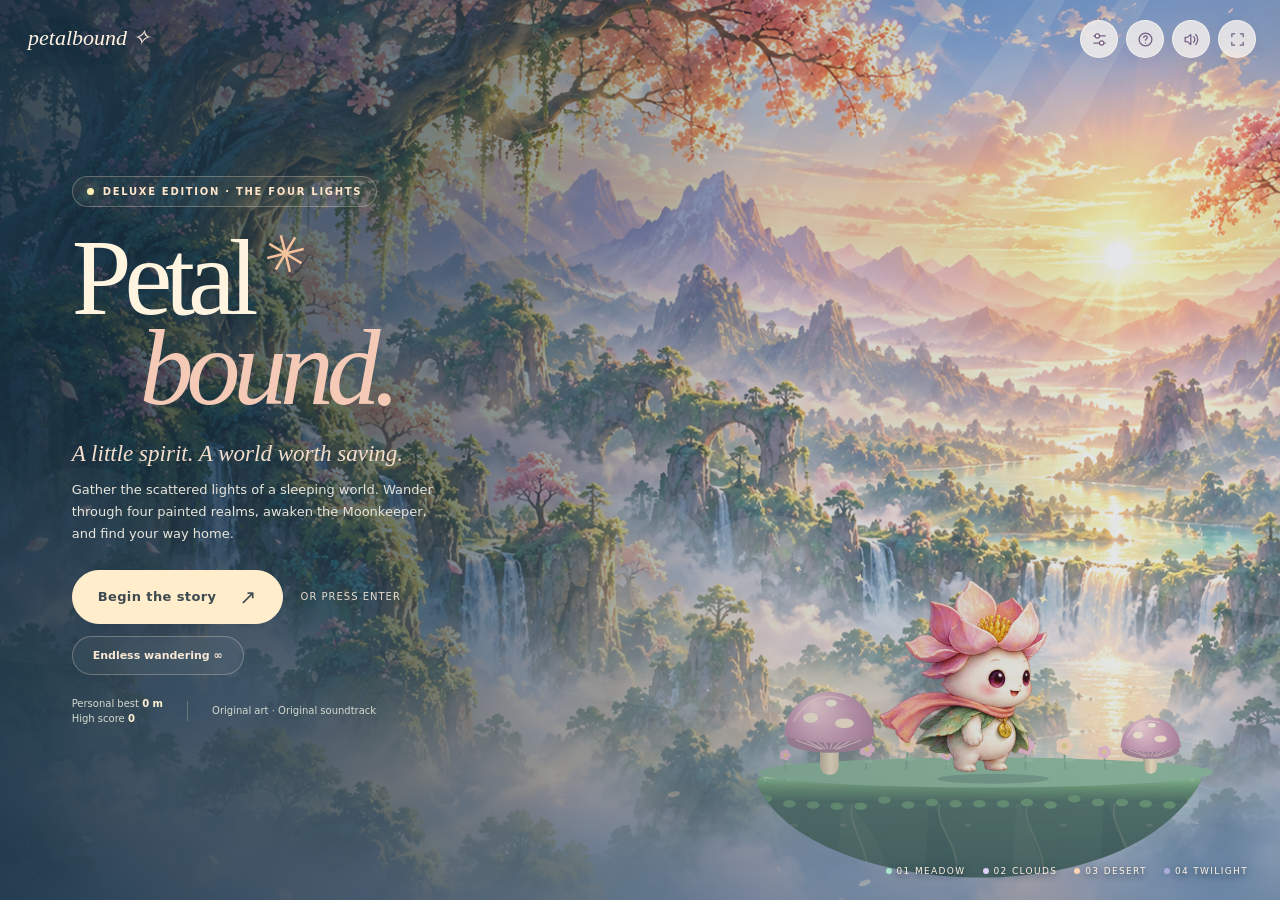
<file: index.html>
<!DOCTYPE html>

<html lang="en">
<head>
<meta charset="utf-8">
<meta name="viewport" content="width=device-width,initial-scale=1,viewport-fit=cover,user-scalable=no">
<meta name="theme-color" content="#eee7fa">
<meta name="description" content="Petalbound — an endless, entirely procedural pastel platforming adventure. No downloads, accounts, or external assets.">
<title>Petalbound Deluxe · The Four Lights</title>
<link rel="stylesheet" href="styles.css?v=roomier-controls-1">
</head>
<body>
<div id="stage"><main id="frame" aria-label="Petalbound platform game">
<canvas id="game" aria-label="Side-scrolling platformer. Move with A and D or arrow keys, jump with Space, sprint with Shift." tabindex="0"></canvas><div id="vignette"></div>
<div id="logo" class="logo-small">petalbound ✧</div>
<div class="top-actions"><button id="settingsButton" class="icon-btn" aria-label="Settings" title="Settings"><svg viewBox="0 0 24 24"><path d="M4 7h16M4 17h16"/><circle cx="9" cy="7" r="3" fill="#fffaf3"/><circle cx="15" cy="17" r="3" fill="#fffaf3"/></svg></button>
<button id="helpButton" class="icon-btn" aria-label="How to play" title="How to play"><svg viewBox="0 0 24 24"><circle cx="12" cy="12" r="9"/><path d="M9.5 9a2.5 2.5 0 0 1 5 .5c0 1.5-2.5 1.5-2.5 3.5M12 17h.01"/></svg></button>
<button id="soundButton" class="icon-btn" aria-label="Mute audio" title="Mute / unmute (M)"><svg id="soundIcon" viewBox="0 0 24 24"></svg></button>
<button id="pauseButton" class="icon-btn" aria-label="Pause game" title="Pause (P / Escape)" hidden><svg viewBox="0 0 24 24"><path d="M9 5v14M15 5v14"/></svg></button>
<button id="fullscreenButton" class="icon-btn fullscreen" aria-label="Toggle fullscreen" title="Fullscreen (F)"><svg viewBox="0 0 24 24"><path d="M8 4H4v4M16 4h4v4M4 16v4h4M20 16v4h-4"/></svg></button>
</div>
<div id="hud" class="hud" hidden>
<div class="stat score-stat"><label>Score</label><strong id="score">00000</strong></div><div class="stat-line"></div>
<div class="stat"><label>Distance</label><strong id="distance">0 m</strong></div><div class="stat"><label>Stardust</label><strong><span class="coin-icon">✧</span> <span id="coins">0</span></strong></div><div class="stat"><label>Lives</label><strong id="lives">♡ ♡ ♡</strong></div>
</div>
<div id="biomeHud" class="biome-hud" hidden><div class="biome-name" id="biomeName">Meadow of Dawn</div><div class="biome-track"><i id="biomeProgress"></i></div><div id="ability" class="ability">Little blossom</div><div id="objective" class="objective">Follow the morning light</div></div>
<section id="menu" class="overlay" aria-label="Title screen"><div class="title-card">
<div class="edition"><span></span> Deluxe Edition · The Four Lights</div>
<h1>Petal<i class="flower">✳</i><em>bound.</em></h1>
<p class="tagline">A little spirit. A world worth saving.</p>
<p class="description">Gather the scattered lights of a sleeping world. Wander through four painted realms, awaken the Moonkeeper, and find your way home.</p>
<div class="start-row"><button id="startButton" class="primary">Begin the story <span class="arrow">↗</span></button><span class="start-hint">or press Enter</span></div>
<div class="secondary-start"><button id="continueStory" class="subtle" hidden>Continue story ↗</button><button id="endlessStart" class="subtle">Endless wandering ∞</button></div><div class="title-footer"><span>Personal best <strong id="menuBest">0 m</strong><br><span style="display:inline-block;margin-top:4px">High score <strong id="menuBestScore">0</strong></span></span><span class="divider"></span><span>Original art · Original soundtrack</span></div>
</div><div class="world-index"><span><i style="background:#A8E6CF"></i>01 Meadow</span><span><i style="background:#DED2F9"></i>02 Clouds</span><span><i style="background:#FFD3B6"></i>03 Desert</span><span><i style="background:#adacd8"></i>04 Twilight</span></div></section>
<section id="pause" class="overlay modal-overlay" hidden aria-label="Paused"><div class="modal-card"><div class="medallion">☾</div><p class="eyebrow">A moment of stillness</p><h2>Catch your breath.</h2><p>Your little world will be right here.</p><div class="button-row"><button id="resumeButton" class="primary">Keep wandering ↗</button><button id="pauseRestart" class="subtle">New journey</button></div><p>Press P or Escape to continue</p></div></section>
<section id="gameover" class="overlay modal-overlay" hidden aria-label="Journey ended"><div class="modal-card"><div class="medallion">✿</div><p class="eyebrow" id="resultEyebrow">Every ending is a seed</p><h2>A lovely little journey.</h2><div class="result-grid"><div><label>Distance</label><strong id="resultDistance">0 m</strong></div><div><label>Score</label><strong id="resultScore">0</strong></div><div><label>Best</label><strong id="resultBest">0 m</strong></div></div><p id="resultMessage">There’s always another path waiting to bloom.</p><div class="button-row"><button id="restartButton" class="primary">Bloom again ↗</button><button id="homeButton" class="subtle">Title screen</button></div><p>Press R for a fresh start</p></div></section>
<section id="help" class="overlay modal-overlay" hidden aria-label="How to play"><div class="modal-card"><p class="eyebrow">A field guide for small adventurers</p><h2>Find your rhythm.</h2><div class="help-grid"><div><b>Move & leap</b><p><span class="key">A</span> <span class="key">D</span> or ← → to move.<br><span class="key">Space</span> / W / ↑ to jump. Hold for height; release for a short hop.</p></div><div><b>A little burst of speed</b><p>Hold <span class="key">Shift</span> to sprint. Tap it to dash after the first garden, or while powered up. Dash defeats every critter.</p></div><div><b>Grow & glow</b><p>Hit ✦ blocks from below. Pink lotus: blossom into double size and break bricks. Lavender star: 25 seconds of extra jumps and gliding.</p></div><div><b>Watch your step</b><p>Stomp blobs and flutterers. Spikes hurt from above. Jump off bounce clouds; keep moving on sinking sandbars.</p></div><div><b>Grow your abilities</b><p>First garden: permanent dash. Cloud realm: double jump. Desert realm: hold jump to glide. Story gardens save across visits.</p></div><div><b>An endless daydream</b><p>Story: four realms and a Moonkeeper finale. Endless: new patterns forever. Find three memory petals in each realm. <span class="key">P</span> pause · <span class="key">M</span> audio.</p></div></div><p class="help-note">On touchscreens, use the arrow, JUMP, and DASH buttons. Rotate to landscape for a wider view. Records save on this browser when storage is available.</p><button id="closeHelp" class="primary">I’m ready ↗</button></div></section>
<section id="victory" class="overlay modal-overlay" hidden aria-label="Story complete"><div class="modal-card"><div class="medallion">✺</div><p class="eyebrow">All four lights, home again</p><h2>The world remembers.</h2><p>You woke the Moonkeeper and brought dawn back to the dreaming forest.</p><div class="result-grid"><div><label>Score</label><strong id="victoryScore">0</strong></div><div><label>Memory petals</label><strong id="victoryRelics">0 / 12</strong></div><div><label>Journey time</label><strong id="victoryTime">0:00</strong></div></div><div class="button-row"><button id="victoryEndless" class="primary">Keep wandering ∞</button><button id="victoryHome" class="subtle">Return home</button></div></div></section>
<section id="settings" class="overlay modal-overlay" hidden aria-label="Settings"><div class="modal-card"><p class="eyebrow">Make this world your own</p><h2>A little fine tuning.</h2><label class="setting-row">Music <input id="musicVolume" type="range" min="0" max="100" value="45" aria-label="Music volume"></label><label class="setting-row">Sound effects <input id="sfxVolume" type="range" min="0" max="100" value="65" aria-label="Sound effects volume"></label><label class="setting-row">Visual quality <select id="quality"><option value="high">Lush</option><option value="low">Light · smoother on phones</option></select></label><label class="setting-row">Reduced motion <input id="reducedMotion" type="checkbox"></label><p>Your preferences save on this browser. Records and story checkpoints stay on this device.</p><button id="closeSettings" class="primary">Back to the dream ↗</button></div></section>
<div id="bossHud" hidden><span>THE MOONKEEPER</span><strong id="bossHealth">✧ ✧ ✧ ✧ ✧</strong><small id="bossHint">Wait for the wings to settle</small></div>
<div id="toast" role="status" aria-live="polite"></div>
<div id="touch" aria-label="Touch controls"><div class="touch-pad left"><button class="touch-btn" data-control="left" aria-label="Move left">←</button><button class="touch-btn" data-control="right" aria-label="Move right">→</button></div><div class="touch-pad right"><button class="touch-btn dash" data-control="dash" aria-label="Sprint or powered dash">DASH</button><button class="touch-btn jump" data-control="jump" aria-label="Jump and glide">JUMP</button></div></div>
<div id="landscape">↻ Landscape gives your daydream more room</div><span id="announcer" class="screen-reader" aria-live="polite"></span>
</main></div><div id="loading"><div><p class="eyebrow">Petalbound Deluxe</p><h2>Painting a little wonder…</h2><div class="loading-track"><i id="loadingProgress"></i></div><p id="loadingText">Opening the sketchbook</p></div></div>
<noscript><div id="noscript">Petalbound needs JavaScript enabled to grow its world.</div></noscript>
<script defer src="src/assets.js?v=music-2"></script>
<script defer src="src/audio.js?v=music-2"></script>
<script defer src="src/art.js"></script>
<script defer src="src/game.js?v=music-2"></script>
</body>
</html>
</file>
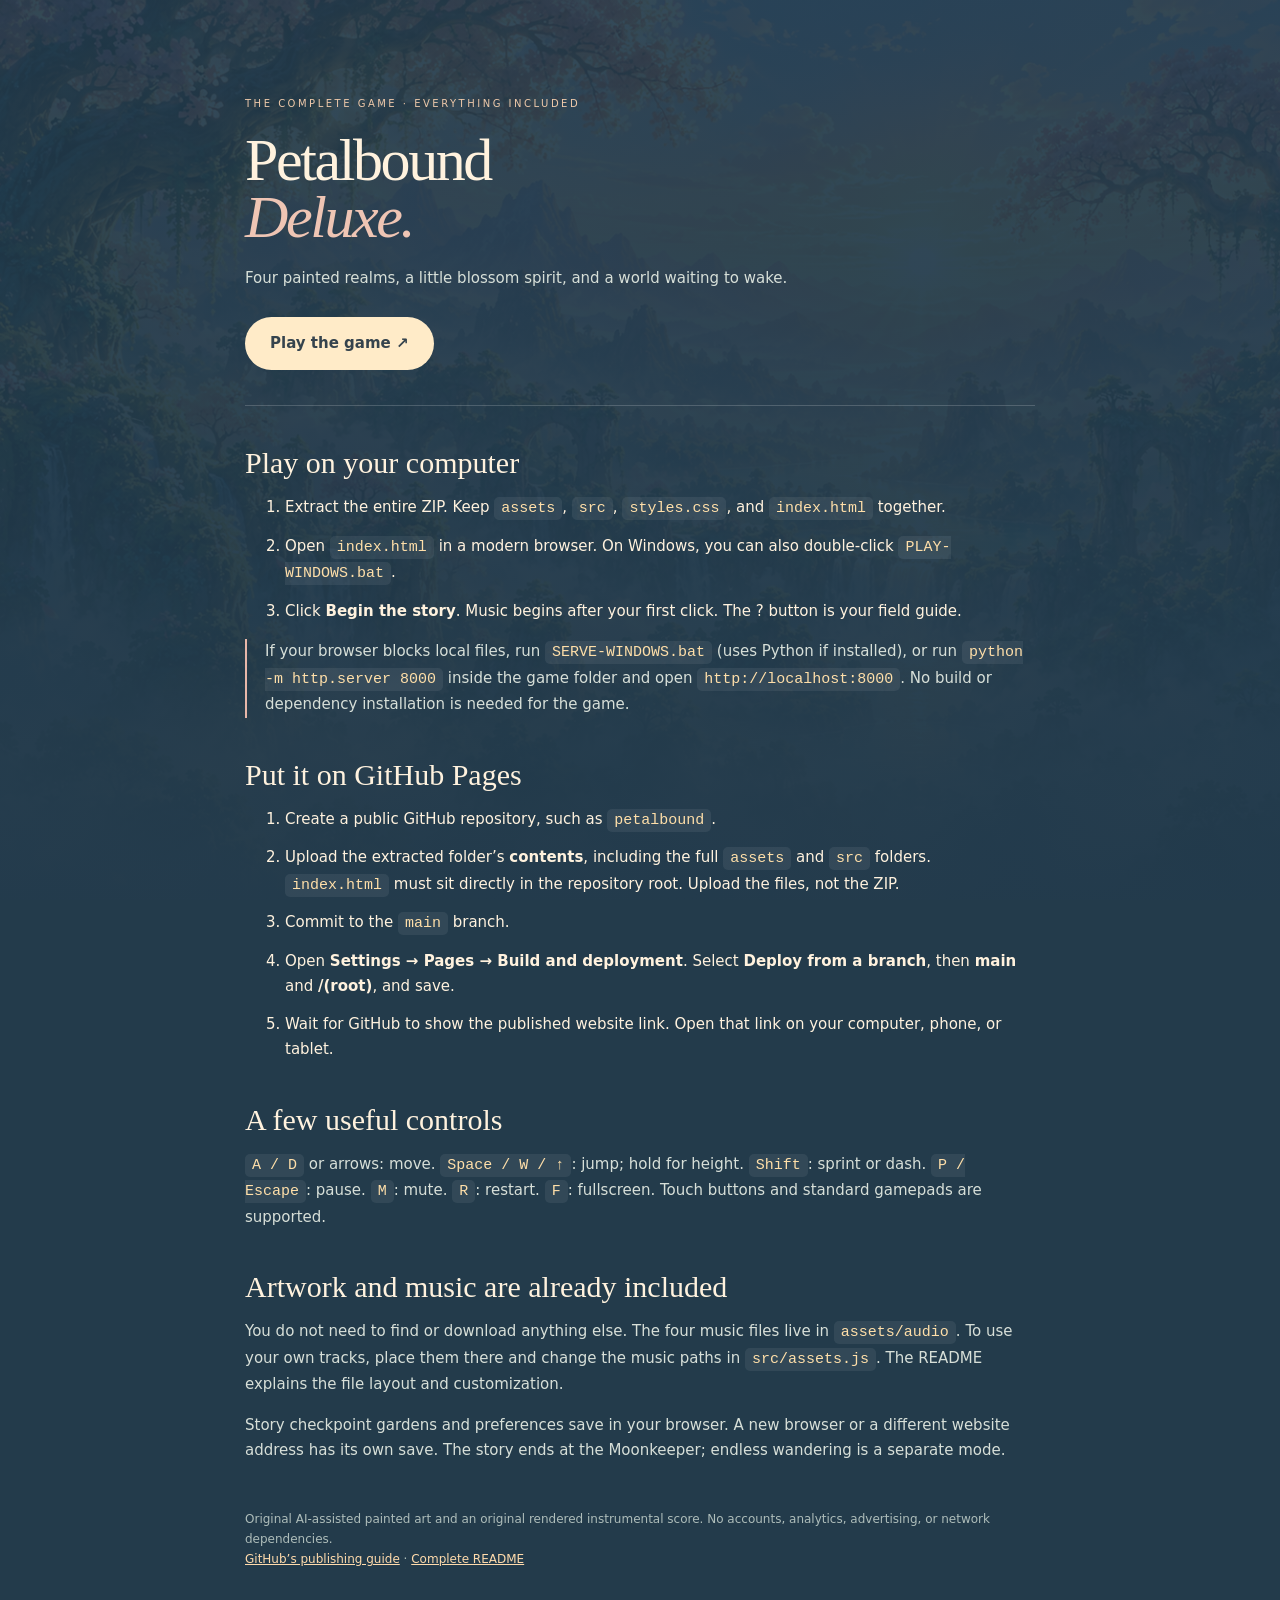
<file: START-HERE.html>
<!DOCTYPE html>
<html lang="en"><head><meta charset="utf-8"><meta name="viewport" content="width=device-width,initial-scale=1"><title>Welcome to Petalbound Deluxe</title><style>
*{box-sizing:border-box}body{margin:0;color:#fff2de;background:#233b4b;font:15px/1.7 system-ui,sans-serif}main{max-width:850px;margin:auto;padding:65px 30px 100px}header{padding:30px 0 35px;border-bottom:1px solid #ffffff2e}h1{font:60px/.95 Georgia,serif;letter-spacing:-.04em;margin:20px 0}h1 em{color:#efc5b4}h2{font:30px Georgia,serif;margin:40px 0 14px}p{color:#d7dfd8}.label{font-size:10px;letter-spacing:.25em;text-transform:uppercase;color:#eec9aa}.button{display:inline-block;padding:14px 25px;background:#ffebc8;color:#35434d;text-decoration:none;border-radius:30px;font-weight:700;margin-top:10px}code{background:#ffffff12;padding:3px 7px;border-radius:5px;color:#ffdfa9}li{margin:12px 0}a{color:#ffdbac}.note{border-left:2px solid #e8b7a9;padding-left:18px}footer{font-size:12px;color:#aebdba;margin-top:45px}body:before{content:'';position:fixed;z-index:-1;inset:0;background:linear-gradient(#203849e8,#203849f8),url('assets/art/meadow.png') center/cover}</style></head><body><main>
<header><div class="label">The complete game · everything included</div><h1>Petalbound<br><em>Deluxe.</em></h1><p>Four painted realms, a little blossom spirit, and a world waiting to wake.</p><a class="button" href="index.html">Play the game ↗</a></header>
<h2>Play on your computer</h2><ol><li>Extract the entire ZIP. Keep <code>assets</code>, <code>src</code>, <code>styles.css</code>, and <code>index.html</code> together.</li><li>Open <code>index.html</code> in a modern browser. On Windows, you can also double-click <code>PLAY-WINDOWS.bat</code>.</li><li>Click <strong>Begin the story</strong>. Music begins after your first click. The ? button is your field guide.</li></ol>
<p class="note">If your browser blocks local files, run <code>SERVE-WINDOWS.bat</code> (uses Python if installed), or run <code>python -m http.server 8000</code> inside the game folder and open <code>http://localhost:8000</code>. No build or dependency installation is needed for the game.</p>
<h2>Put it on GitHub Pages</h2><ol><li>Create a public GitHub repository, such as <code>petalbound</code>.</li><li>Upload the extracted folder’s <strong>contents</strong>, including the full <code>assets</code> and <code>src</code> folders. <code>index.html</code> must sit directly in the repository root. Upload the files, not the ZIP.</li><li>Commit to the <code>main</code> branch.</li><li>Open <strong>Settings → Pages → Build and deployment</strong>. Select <strong>Deploy from a branch</strong>, then <strong>main</strong> and <strong>/(root)</strong>, and save.</li><li>Wait for GitHub to show the published website link. Open that link on your computer, phone, or tablet.</li></ol>
<h2>A few useful controls</h2><p><code>A / D</code> or arrows: move. <code>Space / W / ↑</code>: jump; hold for height. <code>Shift</code>: sprint or dash. <code>P / Escape</code>: pause. <code>M</code>: mute. <code>R</code>: restart. <code>F</code>: fullscreen. Touch buttons and standard gamepads are supported.</p>
<h2>Artwork and music are already included</h2><p>You do not need to find or download anything else. The four music files live in <code>assets/audio</code>. To use your own tracks, place them there and change the music paths in <code>src/assets.js</code>. The README explains the file layout and customization.</p>
<p>Story checkpoint gardens and preferences save in your browser. A new browser or a different website address has its own save. The story ends at the Moonkeeper; endless wandering is a separate mode.</p>
<footer>Original AI-assisted painted art and an original rendered instrumental score. No accounts, analytics, advertising, or network dependencies.<br><a href="https://docs.github.com/en/pages/getting-started-with-github-pages/configuring-a-publishing-source-for-your-github-pages-site">GitHub’s publishing guide</a> · <a href="README.md">Complete README</a></footer>
</main></body></html>
</file>
<file: styles.css>
:root {
  color-scheme:light;
  --ink:#49405f;
  --purple:#75638e;
  --paper:#fffaf3;
  --mint:#A8E6CF;
  --peach:#FFD3B6;
  --lavender:#DED2F9;
  --yellow:#FFF1A8;
  --sky:#BAE1FF;
  --coral:#FF8B94
}
* {
  box-sizing:border-box;
  -webkit-tap-highlight-color:transparent
}
html,body {
  margin:0;
  width:100%;
  height:100%;
  overflow:hidden;
  background:#ece5f5;
  font-family:ui-rounded,"Trebuchet MS",system-ui,sans-serif;
  color:var(--ink);
  overscroll-behavior:none
}
button {
  font:inherit;
  cursor:pointer;
  touch-action:manipulation;
  color:inherit
}
button:focus-visible {
  outline:3px solid #75638e;
  outline-offset:5px
}
button:active {
  transform:translateY(2px)
}
#stage {
  position:absolute;
  inset:0;
  display:grid;
  place-items:center;
  background:radial-gradient(ellipse at center,#fff6e9,#e7ddf2)
}
#frame {
  position:relative;
  width:100%;
  height:100%;
  isolation:isolate;
  overflow:hidden
}
canvas {
  display:block;
  width:100%;
  height:100%;
  touch-action:none
}
#vignette {
  position:absolute;
  inset:0;
  pointer-events:none;
  box-shadow:inset 0 0 100px #5947750c;
  z-index:1
}
.overlay {
  position:absolute;
  inset:0;
  z-index:4;
  display:flex;
  align-items:center;
  padding:5.6%;
  transition:opacity .25s;
  background:linear-gradient(90deg,#fff9f0b3,transparent 80%)
}
.overlay[hidden], [hidden] {
  display:none!important
}
.eyebrow {
  text-transform:uppercase;
  letter-spacing:.27em;
  font-size:11px;
  font-weight:800;
  margin:0 0 18px
}
.title-card {
  max-width:600px;
  position:relative
}
.edition {
  display:inline-flex;
  align-items:center;
  gap:9px;
  border:1px solid #8a719d35;
  border-radius:30px;
  padding:9px 14px;
  background:#fffcf566;
  margin-bottom:26px;
  font-size:10px;
  letter-spacing:.17em;
  font-weight:700;
  text-transform:uppercase
}
.edition span {
  width:7px;
  height:7px;
  border-radius:50%;
  background:#8fbfa6;
  box-shadow:0 0 0 4px #a8e6cf44
}
h1 {
  font-family:Georgia,"Times New Roman",serif;
  font-size:clamp(68px,8.4vw,128px);
  font-weight:400;
  line-height:.84;
  letter-spacing:-.065em;
  margin:0 0 26px;
  color:#57476b
}
h1 em {
  color:#a686aa;
  font-weight:400;
  display:block;
  padding-left:68px
}
h1 .flower {
  font-family:serif;
  position:absolute;
  font-style:normal;
  font-size:.48em;
  color:#db9baa;
  transform:rotate(-14deg);
  margin-left:12px;
  letter-spacing:0
}
.tagline {
  font-family:Georgia,serif;
  font-style:italic;
  font-size:clamp(18px,1.8vw,26px);
  margin:0 0 12px;
  color:#78687e
}
.description {
  max-width:360px;
  font-size:13px;
  line-height:1.7;
  color:#796c82;
  margin:0 0 25px
}
.primary {
  display:inline-flex;
  align-items:center;
  justify-content:center;
  gap:23px;
  border:1px solid #665775;
  background:#695775;
  color:#fffaf5;
  border-radius:50px;
  min-height:52px;
  padding:14px 25px;
  box-shadow:0 7px 18px #75638e1e;
  font-weight:700;
  font-size:13px;
  letter-spacing:.03em;
  transition:background .2s,transform .2s
}
.primary:hover {
  background:#80698d
}
.primary .arrow {
  font-size:20px;
  font-weight:400
}
.subtle {
  border:1px solid #a092b241;
  border-radius:30px;
  padding:12px 20px;
  background:#fffaf5b0;
  font-size:12px;
  font-weight:700
}
.start-row {
  display:flex;
  align-items:center;
  gap:18px
}
.start-hint {
  font-size:10px;
  letter-spacing:.1em;
  color:#8a7a91;
  text-transform:uppercase
}
.title-footer {
  display:flex;
  gap:24px;
  align-items:center;
  margin-top:27px;
  font-size:11px;
  color:#8c7e92
}
.title-footer strong {
  color:#625370
}
.title-footer .divider {
  height:20px;
  width:1px;
  background:#b9abc55c
}
.world-index {
  position:absolute;
  bottom:24px;
  right:32px;
  display:flex;
  gap:17px;
  align-items:center;
  font-size:9px;
  text-transform:uppercase;
  letter-spacing:.15em;
  color:#786f87
}
.world-index i {
  width:6px;
  height:6px;
  display:inline-block;
  border-radius:50%;
  margin-right:5px
}
.world-index span {
  white-space:nowrap
}
.logo-small {
  position:absolute;
  left:28px;
  top:25px;
  font-family:Georgia,serif;
  font-style:italic;
  font-size:22px;
  color:#6d597e;
  z-index:5;
  pointer-events:none
}
.top-actions {
  position:absolute;
  top:max(20px,env(safe-area-inset-top));
  right:max(24px,env(safe-area-inset-right));
  display:flex;
  gap:8px;
  z-index:8
}
.icon-btn {
  height:38px;
  min-width:38px;
  border:1px solid #fff9f2a6;
  border-radius:50%;
  background:#fffaf3bd;
  backdrop-filter:blur(10px);
  display:grid;
  place-items:center;
  box-shadow:0 3px 14px #4c3b6509
}
.icon-btn svg {
  width:17px;
  height:17px;
  stroke:#746084;
  fill:none;
  stroke-width:1.8;
  stroke-linecap:round;
  stroke-linejoin:round
}
.hud {
  position:absolute;
  z-index:3;
  top:max(20px,env(safe-area-inset-top));
  left:max(24px,env(safe-area-inset-left));
  display:flex;
  align-items:center;
  gap:20px;
  border:1px solid #ffffffa6;
  background:#fffaf3dc;
  box-shadow:0 4px 24px #6253710b;
  backdrop-filter:blur(12px);
  border-radius:18px;
  padding:12px 19px;
  pointer-events:none
}
.hud .stat {
  display:flex;
  flex-direction:column;
  gap:3px
}
.hud label {
  font-size:8px;
  letter-spacing:.15em;
  text-transform:uppercase;
  color:#93829f
}
.hud strong {
  font-size:15px;
  font-variant-numeric:tabular-nums;
  font-weight:700
}
.hud .stat-line {
  width:1px;
  height:26px;
  background:#e5dce8
}
.coin-icon {
  color:#c7a04d
}
.biome-hud {
  position:absolute;
  left:50%;
  transform:translateX(-50%);
  bottom:23px;
  z-index:3;
  min-width:250px;
  text-align:center;
  pointer-events:none;
  color:#665777
}
.biome-name {
  font-family:Georgia,serif;
  font-style:italic;
  font-size:19px;
  margin-bottom:7px;
  text-shadow:0 1px 4px #fff
}
.biome-track {
  height:3px;
  background:#ffffff75;
  border-radius:4px;
  overflow:hidden;
  width:160px;
  margin:auto
}
.biome-track i {
  display:block;
  height:100%;
  width:0;
  background:#a18cae;
  border-radius:4px
}
.ability {
  font-size:9px;
  text-transform:uppercase;
  letter-spacing:.12em;
  margin-top:7px;
  min-height:12px
}
.modal-overlay {
  justify-content:center;
  text-align:center;
  background:#e8dff178;
  backdrop-filter:blur(8px)
}
.modal-card {
  width:min(480px,92%);
  padding:40px;
  border:1px solid #ffffffd9;
  border-radius:28px;
  background:#fffaf1ed;
  box-shadow:0 25px 100px #6b53752a
}
.modal-card h2 {
  font-family:Georgia,serif;
  letter-spacing:-.04em;
  font-size:48px;
  font-weight:400;
  line-height:1.05;
  margin:12px 0 17px
}
.modal-card p {
  font-size:13px;
  line-height:1.7;
  color:#8b7b92
}
.modal-card .button-row {
  display:flex;
  justify-content:center;
  gap:10px;
  margin-top:25px;
  flex-wrap:wrap
}
.result-grid {
  display:flex;
  justify-content:center;
  gap:28px;
  margin:25px 0
}
.result-grid label {
  display:block;
  font-size:9px;
  letter-spacing:.15em;
  text-transform:uppercase;
  margin-bottom:7px;
  color:#9b89a4
}
.result-grid strong {
  font-size:25px;
  font-weight:600
}
.medallion {
  display:inline-grid;
  place-items:center;
  width:58px;
  height:58px;
  border-radius:50%;
  background:#f2e4f6;
  color:#b18abb;
  font-size:31px
}
#help .modal-card {
  width:min(600px,94%);
  padding:26px 32px
}
#help h2 {
  font-size:35px
}
.help-grid {
  display:grid;
  grid-template-columns:1fr 1fr;
  gap:16px;
  text-align:left;
  margin:18px 0
}
.help-grid b {
  display:block;
  font-size:12px;
  margin-bottom:5px
}
.help-grid p {
  font-size:11px;
  margin:0;
  line-height:1.6
}
.key {
  display:inline-block;
  border:1px solid #c9bccf;
  border-radius:5px;
  padding:1px 5px;
  font-size:10px;
  background:white
}
.help-note {
  font-size:11px!important;
  border-top:1px solid #e1d6e6;
  padding-top:12px
}
#toast {
  position:absolute;
  z-index:3;
  top:104px;
  left:50%;
  transform:translate(-50%,-10px);
  opacity:0;
  transition:opacity .35s,transform .35s;
  background:#fffaf0ed;
  border:1px solid white;
  border-radius:20px;
  padding:12px 24px;
  text-align:center;
  pointer-events:none;
  font-size:12px;
  white-space:nowrap;
  box-shadow:0 5px 30px #66507812
}
#toast.show {
  transform:translate(-50%,0);
  opacity:1
}
#toast b {
  display:block;
  font-family:Georgia,serif;
  font-weight:400;
  font-size:23px;
  margin-bottom:4px
}
#touch {
  position:absolute;
  inset:0;
  z-index:2;
  pointer-events:none;
  display:none
}
.touch-pad {
  position:absolute;
  bottom:max(28px,env(safe-area-inset-bottom));
  display:flex;
  gap:10px;
  align-items:flex-end
}
.touch-pad.left {
  left:max(22px,env(safe-area-inset-left))
}
.touch-pad.right {
  right:max(22px,env(safe-area-inset-right))
}
.touch-btn {
  pointer-events:auto;
  touch-action:none;
  user-select:none;
  -webkit-user-select:none;
  width:62px;
  height:62px;
  border-radius:22px;
  border:1.5px solid #ffffffe0;
  background:#fffaf393;
  backdrop-filter:blur(8px);
  color:#756183;
  box-shadow:0 4px 16px #67527b12;
  font-size:23px;
  display:flex;
  align-items:center;
  justify-content:center
}
.touch-btn.down {
  background:#ded2f9d9;
  transform:translateY(2px)
}
.touch-btn.jump {
  width:76px;
  height:76px;
  border-radius:50%;
  font-size:11px;
  font-weight:800;
  letter-spacing:.12em
}
.touch-btn.dash {
  width:51px;
  height:51px;
  border-radius:50%;
  font-size:9px;
  font-weight:800;
  letter-spacing:.06em;
  margin-bottom:5px
}
#landscape {
  position:absolute;
  z-index:3;
  bottom:117px;
  left:50%;
  transform:translateX(-50%);
  font-size:10px;
  padding:7px 12px;
  background:#fff9efaa;
  border-radius:20px;
  pointer-events:none;
  white-space:nowrap;
  display:none
}
#loading {
  position:fixed;
  inset:0;
  background:#eee7fa;
  display:grid;
  place-items:center;
  z-index:20;
  font-family:Georgia,serif;
  font-size:26px
}
#noscript {
  position:fixed;
  inset:0;
  background:#fffaf3;
  z-index:30;
  padding:20%;
  text-align:center
}
.screen-reader {
  position:absolute;
  width:1px;
  height:1px;
  overflow:hidden;
  clip:rect(0,0,0,0)
}
@media(pointer:coarse) {
  #touch.active {
    display:block
  }
  .start-hint {
    display:none
  }
  .hud {
    gap:12px;
    padding:10px 14px
  }
  .title-footer {
    margin-top:20px
  }
  .world-index {
    bottom:18px
  }
}
@media(max-height:580px) {
  .overlay {
    padding:4% 6%
  }
  .edition {
    margin-bottom:16px;
    padding:7px 11px
  }
  h1 {
    font-size:clamp(63px,11vw,95px);
    margin-bottom:15px
  }
  h1 em {
    padding-left:46px
  }
  .tagline {
    font-size:18px
  }
  .description {
    font-size:11px;
    margin-bottom:16px;
    max-width:320px
  }
  .primary {
    min-height:44px;
    padding:10px 21px
  }
  .title-footer {
    margin-top:17px
  }
  .world-index {
    font-size:8px;
    gap:10px;
    bottom:14px
  }
  .logo-small {
    display:none
  }
  .modal-card {
    padding:24px
  }
  .modal-card h2 {
    font-size:36px
  }
  .modal-card p {
    margin:10px 0
  }
  .medallion {
    width:40px;
    height:40px;
    font-size:24px
  }
  .result-grid {
    margin:14px 0
  }
  .hud {
    top:12px;
    left:14px;
    padding:8px 13px;
    gap:14px;
    border-radius:14px
  }
  .hud strong {
    font-size:13px
  }
  .hud label {
    font-size:7px
  }
  .top-actions {
    top:12px;
    right:14px
  }
  .biome-hud {
    bottom:14px
  }
  .biome-name {
    font-size:16px
  }
  #toast {
    top:72px
  }
  .touch-pad {
    bottom:19px
  }
  .touch-btn {
    width:52px;
    height:52px
  }
  .touch-btn.jump {
    width:65px;
    height:65px
  }
  .touch-btn.dash {
    width:43px;
    height:43px
  }
}
@media(max-width:600px) and (orientation:portrait) {
  .overlay {
    align-items:flex-start;
    padding:21vh 8% 0;
    background:linear-gradient(180deg,#fffaf0a6,transparent)
  }
  h1 {
    font-size:85px
  }
  .edition {
    font-size:8px;
    margin-bottom:22px
  }
  .description {
    font-size:12px;
    max-width:290px
  }
  .title-footer {
    gap:16px;
    font-size:10px
  }
  .world-index {
    left:8%;
    right:auto;
    bottom:25px;
    flex-wrap:wrap;
    max-width:270px;
    row-gap:10px
  }
  .logo-small {
    left:8%;
    top:25px;
    font-size:20px
  }
  .top-actions {
    right:18px
  }
  .hud {
    top:20px;
    left:14px;
    gap:10px;
    padding:10px 12px
  }
  .hud label {
    font-size:7px
  }
  .hud strong {
    font-size:12px
  }
  .hud .stat-line {
    display:none
  }
  .hud .score-stat {
    display:none
  }
  .top-actions .fullscreen {
    display:none
  }
  .biome-hud {
    bottom:126px
  }
  .biome-name {
    font-size:17px
  }
  #landscape.playing {
    display:block
  }
  .modal-card {
    padding:28px 22px
  }
  .modal-card h2 {
    font-size:39px
  }
  .help-grid {
    gap:13px
  }
  #help .modal-card {
    padding:24px
  }
  .touch-pad.left {
    left:16px
  }
  .touch-pad.right {
    right:16px
  }
  .touch-btn {
    width:52px;
    height:56px
  }
  .touch-btn.jump {
    width:67px;
    height:67px
  }
  #toast {
    top:84px;
    font-size:10px;
    padding:10px 18px
  }
  #toast b {
    font-size:20px
  }
}
@media(prefers-reduced-motion:reduce) {
  .overlay,#toast {
    transition:none
  }
}

/* Deluxe art direction: warm ivory typography over a deep translucent wash. */
#stage { background:#1f3845; }
#vignette { box-shadow:inset 0 0 160px #10233331; }
#menu {
  background:linear-gradient(90deg,#172f40d6 0%,#273e51ab 31%,#303e4d38 61%,#1d344512 100%);
  color:#fff4e7;
}
#menu h1 { color:#fff4df; text-shadow:0 6px 40px #14293238; }
#menu h1 em { color:#f4cab6; }
#menu h1 .flower { color:#f4c29c; }
#menu .edition { color:#ffe5c9; background:#fff0cf0c; border-color:#ffe8cb4a; }
#menu .edition span { background:#fff0b5; box-shadow:0 0 12px #ffdc7b9c; }
#menu .tagline { color:#f4dfce; }
#menu .description { color:#e7e5dc; font-size:13px; max-width:380px; }
#menu .primary { background:#ffedcc; color:#3e4950; border-color:#ffedcc; box-shadow:0 8px 35px #1c26332b; }
#menu .primary:hover { background:#fff6e7; }
#menu .subtle { background:#ffffff0c; color:#f8e8d6; border-color:#fff1d845; backdrop-filter:blur(8px); font-size:11px; }
#menu .subtle:hover { background:#ffffff1c; }
.secondary-start { display:flex; align-items:center; gap:10px; margin-top:12px; }
#menu .start-hint { color:#e3d8cd; }
#menu .title-footer { color:#d4dace; font-size:10px; margin-top:23px; }
#menu .title-footer strong { color:#fff2d4; }
#menu .title-footer .divider { background:#fff1d83b; }
#menu .world-index { color:#fff1e2; text-shadow:0 2px 6px #172e41; }
.logo-small { color:#fff2e2; text-shadow:0 2px 20px #203543; }
.hud { color:#fff4dd; background:#233b48bd; border-color:#fff3db42; box-shadow:0 4px 30px #12263816; }
.hud label { color:#d5dccc; }
.hud .stat-line { background:#e5f0e229; }
.hud .coin-icon { color:#ffe0a2; }
.biome-hud { color:#fff2d2; text-shadow:0 2px 12px #102330; bottom:22px; }
.biome-name { text-shadow:0 2px 8px #102330; font-size:23px; }
.biome-track { background:#20344875; }
.biome-track i { background:#fff0c1; }
.ability { font-size:10px; }
.objective { font-size:9px; letter-spacing:.11em; margin-top:8px; text-transform:uppercase; color:#e0e9db; }
.modal-overlay { background:#1c30436b; }
.modal-card { box-shadow:0 30px 110px #0b1d3c5c; }
.modal-card .primary { background:#516578; border-color:#516578; }
.modal-card .primary:hover { background:#6b798c; }
.touch-btn { background:#203c4d66; border-color:#fff4da9c; color:#fff1dc; backdrop-filter:blur(10px); }
.touch-btn.down { background:#bd9ecfac; }
#toast { background:#fff6e5ed; border-color:#fff7eac4; color:#4c5365; }
#bossHud { position:absolute; z-index:3; top:90px; left:50%; transform:translateX(-50%); width:300px; background:#25384bc9; border:1px solid #fff0d65c; color:#fff1cf; border-radius:16px; padding:11px 20px; text-align:center; backdrop-filter:blur(12px); pointer-events:none; }
#bossHud span { display:block; font-size:9px; letter-spacing:.25em; }
#bossHud strong { display:block; font-size:23px; letter-spacing:.12em; font-weight:400; line-height:1.4; }
#bossHud small { display:block; font-size:10px; color:#e6d8ed; }
#bossHud:not([hidden])~#toast { top:197px; }
.setting-row { display:flex; align-items:center; justify-content:space-between; gap:22px; margin:22px 0; font-size:13px; text-align:left; }
.setting-row input[type=range] { width:56%; accent-color:#8a729e; }
.setting-row input[type=checkbox] { width:20px; height:20px; accent-color:#8a729e; }
.setting-row select { max-width:63%; border:1px solid #d7cbde; border-radius:9px; padding:9px; color:#665273; background:#fffaf6; font:inherit; }
#loading { text-align:center; color:#fff3dd; background:linear-gradient(#1c354dc9,#273c50e8),url('assets/art/meadow.png') center/cover; }
#loading h2 { font:italic 32px Georgia,serif; }
#loading .eyebrow { color:#f3ceb4; }
#loading p:last-child { font-size:11px; letter-spacing:.07em; color:#d6dedb; }
.loading-track { width:230px; height:3px; background:#d1d5c93b; border-radius:10px; margin:24px auto; overflow:hidden; }
.loading-track i { display:block; width:0; height:100%; background:#ffe7b8; transition:width .3s; }

@media(max-height:580px) {
  #menu h1 { font-size:78px; margin-bottom:18px; }
  #menu .edition { margin-bottom:15px; font-size:8px; }
  #menu .description { font-size:11px; line-height:1.5; max-width:330px; margin-bottom:15px; }
  #menu .title-footer { margin-top:15px; }
  #menu .secondary-start { margin-top:9px; }
  #menu .subtle { padding:8px 14px; font-size:10px; }
  .biome-name { font-size:17px; }
  .biome-hud { bottom:12px; }
  .objective { font-size:8px; margin-top:6px; }
  #bossHud { top:67px; width:270px; padding:8px 16px; }
  #bossHud strong { font-size:18px; }
  #bossHud:not([hidden])~#toast { top:155px; }
  #settings .modal-card { padding:24px 30px; }
  #settings h2 { font-size:31px; }
  .setting-row { margin:16px 0; }
}
@media(max-height:440px) {
  #menu h1 { font-size:67px; margin-bottom:14px; }
  #menu .description { display:none; }
  #menu .tagline { margin-bottom:15px; }
  #menu .title-footer { font-size:9px; }
  #menu .world-index { display:none; }
  #help .help-grid { gap:10px; margin:12px 0; }
  #help .help-note { display:none; }
  #help .modal-card { padding:18px 25px; }
}
@media(max-width:600px) and (orientation:portrait) {
  #menu { padding-top:18vh; background:linear-gradient(90deg,#1e354bdb,#2b3b4e73 80%,#2b3b4e38); }
  #menu h1 { font-size:86px; }
  #menu .edition { font-size:8px; }
  #menu .description { font-size:11px; max-width:290px; }
  #menu .tagline { font-size:18px; }
  #menu .world-index { bottom:22px; max-width:280px; font-size:8px; }
  #menu .title-footer { margin-top:20px; }
  #menu .secondary-start { gap:8px; }
  #menu .subtle { font-size:9px; padding:10px 13px; }
  #frame[data-state=PLAYING] #helpButton,#frame[data-state=PLAYING] #settingsButton { display:none; }
  .biome-hud { bottom:135px; min-width:290px; }
  .biome-name { font-size:21px; }
  .ability { font-size:9px; }
  .objective { font-size:8px; }
  #landscape { bottom:117px; font-size:8px; background:#20364e8c; color:#f4e6d1; }
  #toast { top:90px; max-width:94%; white-space:normal; width:max-content; }
  #bossHud { width:270px; top:86px; }
  #bossHud:not([hidden])~#toast { top:190px; }
}

@media(max-width:600px) and (orientation:portrait) {
  #menu .title-footer .divider,#menu .title-footer>span:last-child { display:none; }
  #menu .world-index { max-width:180px; font-size:7px; gap:8px 10px; }
}

/* Roomier phone controls, including a transparent margin for near misses. */
@media(pointer:coarse) {
  .touch-pad {
    bottom:max(22px,calc(env(safe-area-inset-bottom) + 10px));
    gap:16px;
  }
  .touch-pad.left { left:max(16px,calc(env(safe-area-inset-left) + 8px)); }
  .touch-pad.right { right:max(16px,calc(env(safe-area-inset-right) + 8px)); }
  .touch-btn {
    position:relative;
    width:clamp(60px,18vw,72px);
    height:72px;
    font-size:28px;
  }
  .touch-btn::before {
    content:"";
    position:absolute;
    inset:-6px;
    border-radius:inherit;
  }
  .touch-btn.jump {
    width:clamp(76px,21vw,84px);
    height:84px;
    font-size:13px;
  }
  .touch-btn.dash {
    width:clamp(60px,17vw,68px);
    height:68px;
    font-size:11px;
    margin-bottom:0;
  }
  .icon-btn { min-width:48px; height:48px; }
  .icon-btn svg { width:20px; height:20px; }
  .top-actions { gap:10px; }
}
@media(pointer:coarse) and (max-width:360px) {
  .touch-pad { gap:12px; }
  .touch-pad.left { left:max(12px,calc(env(safe-area-inset-left) + 8px)); }
  .touch-pad.right { right:max(12px,calc(env(safe-area-inset-right) + 8px)); }
}
</file>
